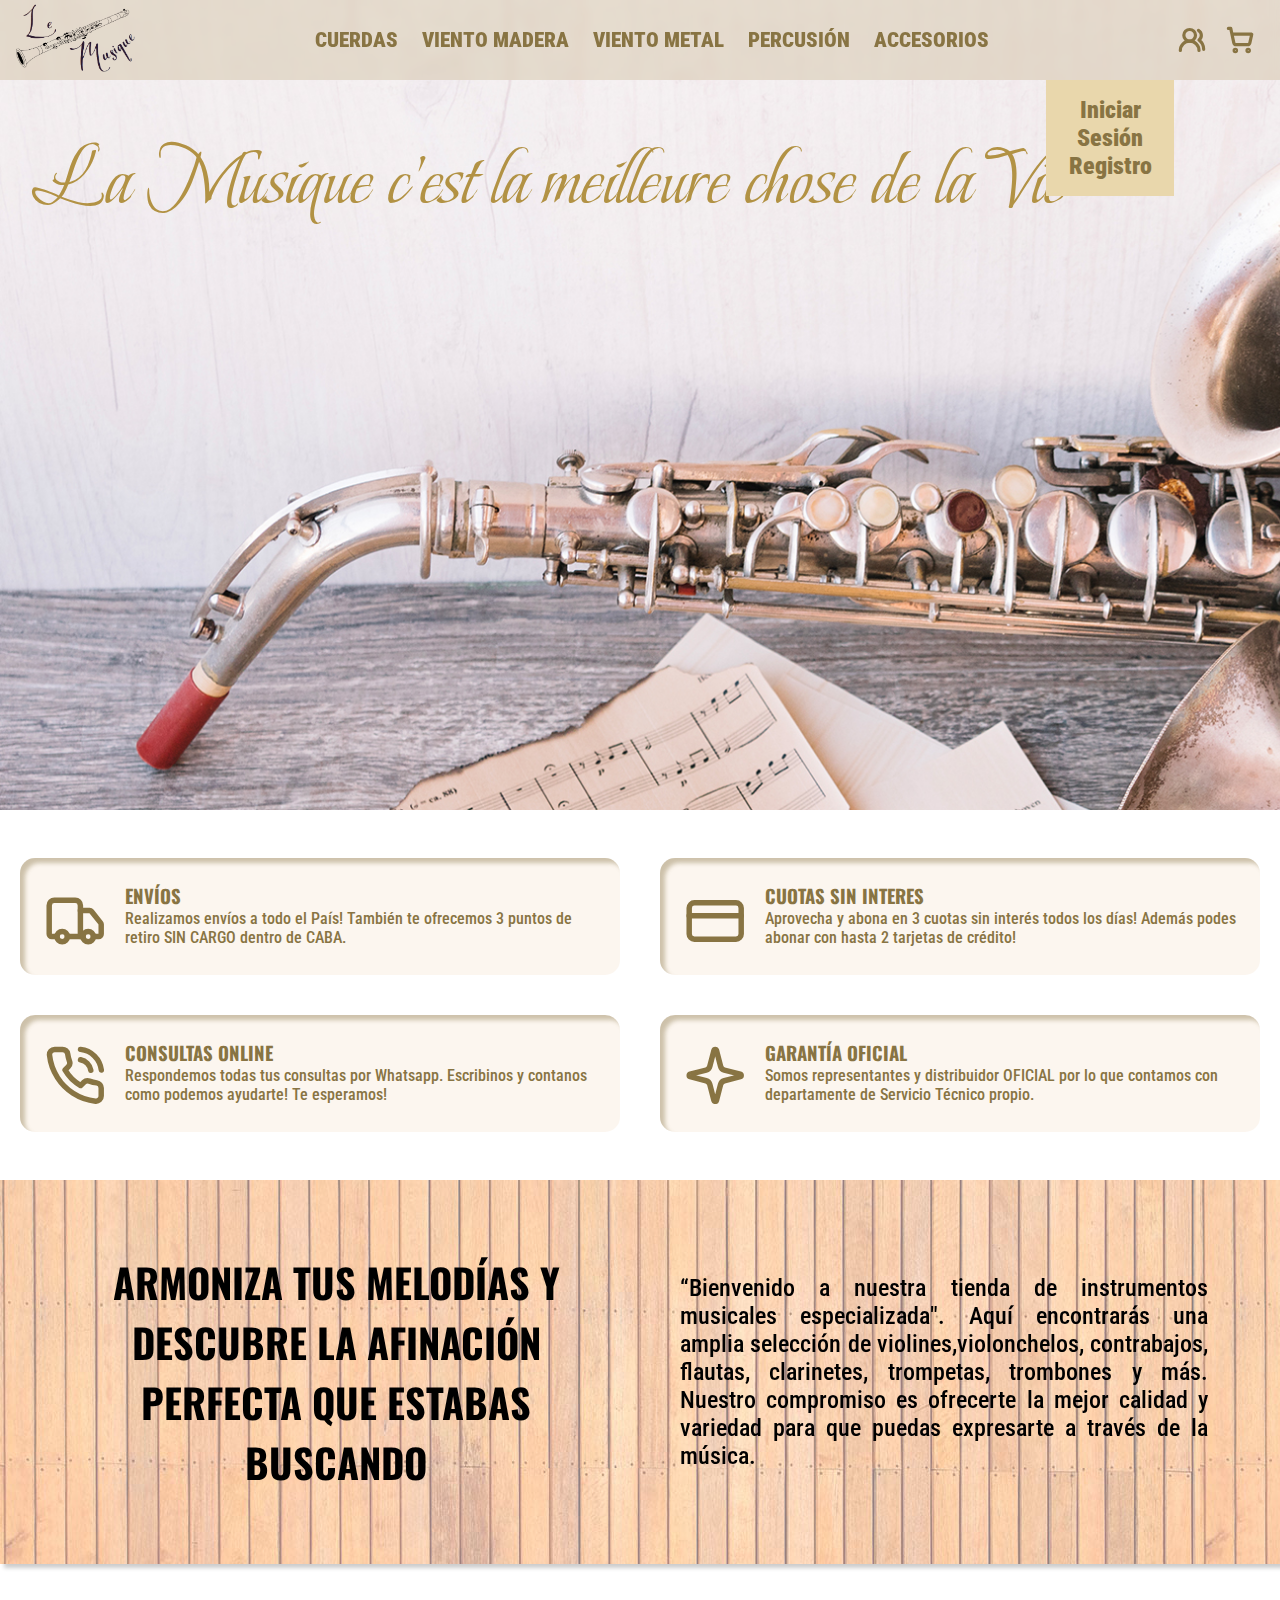
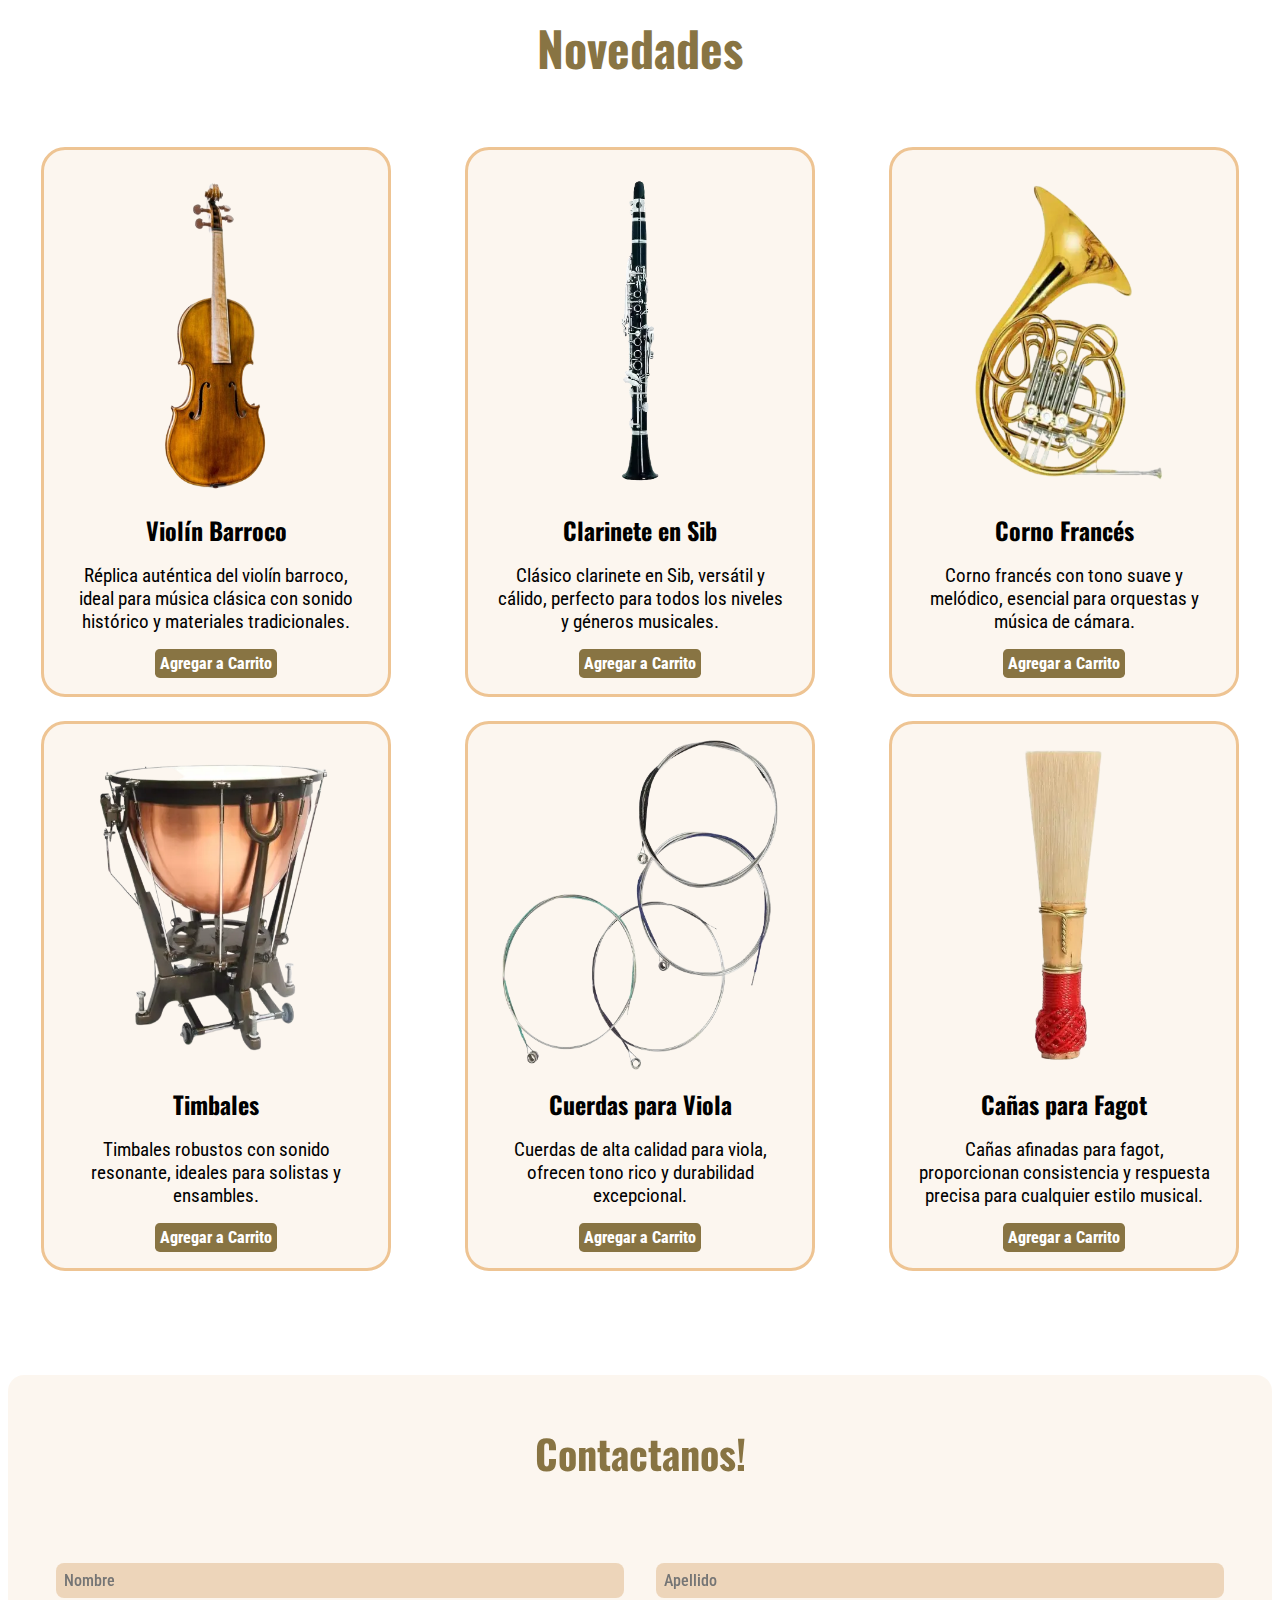
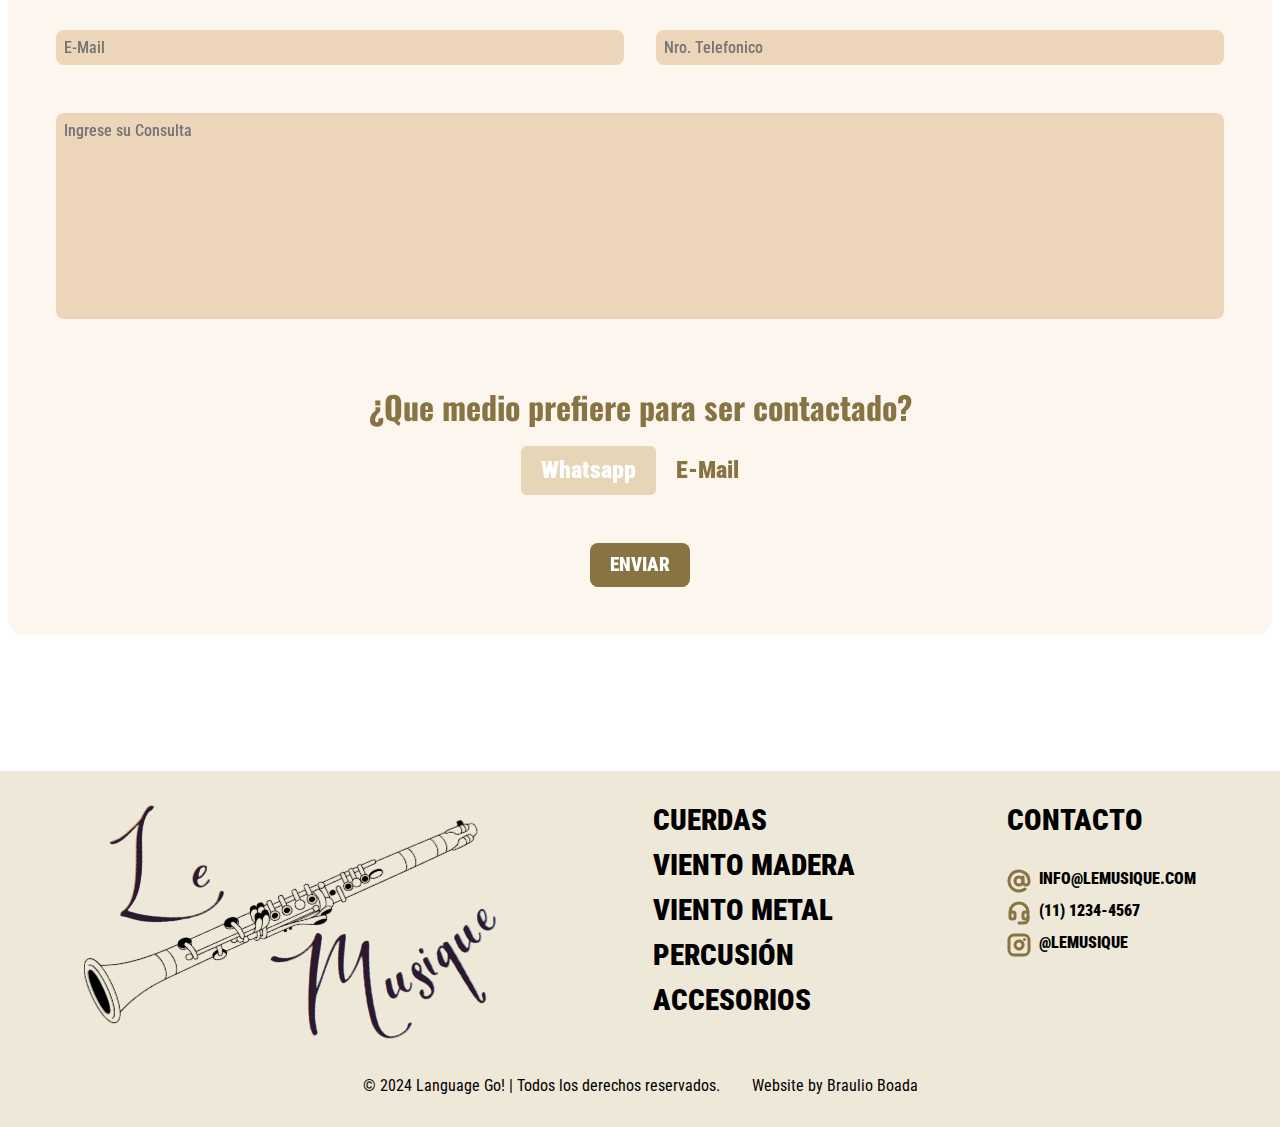
<file: index.html>
<!DOCTYPE html>
<html lang="es">

<head>
  <meta charset="UTF-8" />
  <meta name="viewport" content="width=device-width, initial-scale=1.0" />
  <title>Le Musique</title>
  <link rel="stylesheet" href="assets/css/main.css">
  <link rel="shortcut icon" href="assets/img/favicon.png" type="image/x-icon">
</head>

<body>
  <header id="nav">
    <picture>
      <a href="index.html">
        <img src="assets/img/Logo.png" alt="">
      </a>
    </picture>
    <nav id="nav_desktop">
      <a href="catalog.html">Cuerdas</a>
      <a href="catalog.html">Viento Madera</a>
      <a href="catalog.html">Viento Metal</a>
      <a href="catalog.html">Percusión</a>
      <a href="catalog.html">Accesorios</a>
    </nav>
    <div id="menus">
      <form id="user">
        <label for="btn_user">
          <svg xmlns="http://www.w3.org/2000/svg" width="28" height="28" viewBox="0 0 24 24" fill="none"
            stroke="#887443" stroke-width="2.75" stroke-linecap="round" stroke-linejoin="round"
            class="lucide lucide-users-round">
            <path d="M18 21a8 8 0 0 0-16 0" />
            <circle cx="10" cy="8" r="5" />
            <path d="M22 20c0-3.37-2-6.5-4-8a5 5 0 0 0-.45-8.3" />
          </svg>
        </label>
        <input type="checkbox" id="btn_user">
        <nav>
          <a href="login.html">Iniciar Sesión</a>
          <a href="register.html">Registro</a>
        </nav>
        <a id="carrito" href="cart.html">
          <svg xmlns="http://www.w3.org/2000/svg" width="28" height="28" viewBox="0 0 24 24" fill="none"
            stroke="#887443" stroke-width="2.75" stroke-linecap="round" stroke-linejoin="round"
            class="lucide lucide-shopping-cart">
            <circle cx="8" cy="21" r="1" />
            <circle cx="19" cy="21" r="1" />
            <path d="M2.05 2.05h2l2.66 12.42a2 2 0 0 0 2 1.58h9.78a2 2 0 0 0 1.95-1.57l1.65-7.43H5.12" />
          </svg>
        </a>
      </form>
      <form action="#" id="mobile_nav">
        <label for="menu">
          <svg xmlns="http://www.w3.org/2000/svg" width="36" height="36" viewBox="0 0 24 24" fill="none"
            stroke="#887443" stroke-width="3" stroke-linecap="round" stroke-linejoin="round" class="lucide lucide-menu">
            <line x1="4" x2="20" y1="12" y2="12" />
            <line x1="4" x2="20" y1="6" y2="6" />
            <line x1="4" x2="20" y1="18" y2="18" />
          </svg>
        </label>
        <input type="checkbox" id="menu">
        <nav>
          <a href="catalog.html">Cuerdas</a>
          <a href="catalog.html">Viento Madera</a>
          <a href="catalog.html">Viento Metal</a>
          <a href="catalog.html">Percusión</a>
          <a href="catalog.html">Accesorios</a>
        </nav>
      </form>
    </div>
  </header>
  <main id="hero">
    <h1>La Musique c'est la meilleure chose de la Vie</h1>
  </main>
  <section id="info">
    <ul>
      <li>
        <picture>
          <svg xmlns="http://www.w3.org/2000/svg" width="65" height="65" viewBox="0 -3 25 25" fill="none"
            stroke="#887443" stroke-width="2.1" stroke-linecap="round" stroke-linejoin="round"
            class="lucide lucide-truck">
            <path d="M14 18V6a2 2 0 0 0-2-2H4a2 2 0 0 0-2 2v11a1 1 0 0 0 1 1h2" />
            <path d="M15 18H9" />
            <path d="M19 18h2a1 1 0 0 0 1-1v-3.65a1 1 0 0 0-.22-.624l-3.48-4.35A1 1 0 0 0 17.52 8H14" />
            <circle cx="17" cy="18" r="2" />
            <circle cx="7" cy="18" r="2" />
          </svg>
        </picture>
        <article>
          <h3>ENVÍOS</h3>
          <p>Realizamos envíos a todo el País! También te ofrecemos 3 puntos de retiro SIN CARGO dentro de CABA.</p>
        </article>
      </li>
      <li>
        <picture>
          <svg xmlns="http://www.w3.org/2000/svg" width="65" height="65" viewBox="0 -3 25 25" fill="none"
            stroke="#887443" stroke-width="2.1" stroke-linecap="round" stroke-linejoin="round"
            class="lucide lucide-credit-card">
            <rect width="20" height="14" x="2" y="5" rx="2" />
            <line x1="2" x2="22" y1="10" y2="10" />
          </svg>
        </picture>
        <article>
          <h3>CUOTAS SIN INTERES</h3>
          <p>Aprovecha y abona en 3 cuotas sin interés todos los días! Además podes abonar con hasta 2 tarjetas de
            crédito!</p>
        </article>
      </li>
      <li>
        <picture>
          <svg xmlns="http://www.w3.org/2000/svg" width="65" height="65" viewBox="0 -2 25 25" fill="none"
            stroke="#887443" stroke-width="2.1" stroke-linecap="round" stroke-linejoin="round"
            class="lucide lucide-phone-call">
            <path
              d="M22 16.92v3a2 2 0 0 1-2.18 2 19.79 19.79 0 0 1-8.63-3.07 19.5 19.5 0 0 1-6-6 19.79 19.79 0 0 1-3.07-8.67A2 2 0 0 1 4.11 2h3a2 2 0 0 1 2 1.72 12.84 12.84 0 0 0 .7 2.81 2 2 0 0 1-.45 2.11L8.09 9.91a16 16 0 0 0 6 6l1.27-1.27a2 2 0 0 1 2.11-.45 12.84 12.84 0 0 0 2.81.7A2 2 0 0 1 22 16.92z" />
            <path d="M14.05 2a9 9 0 0 1 8 7.94" />
            <path d="M14.05 6A5 5 0 0 1 18 10" />
          </svg>
        </picture>
        <article>
          <h3>CONSULTAS ONLINE</h3>
          <p>Respondemos todas tus consultas por Whatsapp. Escribinos y contanos como podemos ayudarte! Te esperamos!
          </p>
        </article>
      </li>
      <li>
        <picture>
          <svg xmlns="http://www.w3.org/2000/svg" width="65" height="65" viewBox="0 -2 25 25" fill="none"
            stroke="#887443" stroke-width="2.1" stroke-linecap="round" stroke-linejoin="round"
            class="lucide lucide-sparkle">
            <path
              d="M9.937 15.5A2 2 0 0 0 8.5 14.063l-6.135-1.582a.5.5 0 0 1 0-.962L8.5 9.936A2 2 0 0 0 9.937 8.5l1.582-6.135a.5.5 0 0 1 .963 0L14.063 8.5A2 2 0 0 0 15.5 9.937l6.135 1.581a.5.5 0 0 1 0 .964L15.5 14.063a2 2 0 0 0-1.437 1.437l-1.582 6.135a.5.5 0 0 1-.963 0z" />
          </svg>
        </picture>
        <article>
          <h3>GARANTÍA OFICIAL</h3>
          <p>Somos representantes y distribuidor OFICIAL por lo que contamos con departamente de Servicio Técnico
            propio.</p>
        </article>
      </li>
    </ul>
  </section>
  <section id="about_us">
    <h2>ARMONIZA TUS MELODÍAS Y DESCUBRE LA AFINACIÓN PERFECTA QUE ESTABAS BUSCANDO</h2>
    <p>“Bienvenido a nuestra tienda de instrumentos musicales especializada". Aquí encontrarás una amplia selección de
      violines,violonchelos, contrabajos, flautas, clarinetes, trompetas, trombones y más. Nuestro compromiso es
      ofrecerte la mejor calidad y variedad para que puedas expresarte a través de la música.
    </p>
  </section>
  <section id="product">
    <h2>Novedades</h2>
    <ul>
      <li>
        <picture><img src="assets/img/product/cuerdas/Violin_barroco_1.png" alt=""></picture>
        <article>
          <h3>Violín Barroco</h3>
          <p>Réplica auténtica del violín barroco, ideal para música clásica con sonido histórico y materiales
            tradicionales.</p>
        </article>
        <button type="button">Agregar a Carrito</button>
      </li>
      <li>
        <picture><img src="assets/img/product/Viento_Madera/Clarinete_Sib.webp" alt=""></picture>
        <article>
          <h3>Clarinete en Sib</h3>
          <p>Clásico clarinete en Sib, versátil y cálido, perfecto para todos los niveles y géneros musicales.</p>
        </article>
        <button type="button">Agregar a Carrito</button>
      </li>
      <li>
        <picture><img src="assets/img/product/Viento_Metal/corno_frances.webp" alt=""></picture>
        <article>
          <h3>Corno Francés</h3>
          <p>Corno francés con tono suave y melódico, esencial para orquestas y música de cámara.</p>
        </article>
        <button type="button">Agregar a Carrito</button>
      </li>
      <li>
        <picture><img src="assets/img/product/Percucion/timbales.webp" alt=""></picture>
        <article>
          <h3>Timbales</h3>
          <p>Timbales robustos con sonido resonante, ideales para solistas y ensambles.</p>
        </article>
        <button type="button">Agregar a Carrito</button>
      </li>
      <li>
        <picture><img src="assets/img/product/Accesorios/Cuerdas_viola.webp" alt=""></picture>
        <article>
          <h3>Cuerdas para Viola</h3>
          <p>Cuerdas de alta calidad para viola, ofrecen tono rico y durabilidad excepcional.</p>
        </article>
        <button type="button">Agregar a Carrito</button>
      </li>
      <li>
        <picture><img src="assets/img/product/Accesorios/cañas_fagote.webp" alt=""></picture>
        <article>
          <h3>Cañas para Fagot</h3>
          <p>Cañas afinadas para fagot, proporcionan consistencia y respuesta precisa para cualquier estilo musical.</p>
        </article>
        <button type="button">Agregar a Carrito</button>
      </li>
    </ul>
  </section>
  <section id="contact">
    <article>
      <h2>Contactanos!</h2>
      <form>
        <input type="text" name="nombre" id="nombre" placeholder="Nombre" class="formulario" />
        <input type="text" name="apellido" id="apellido" placeholder="Apellido" class="formulario" />
        <input type="email" name="mail" id="mail" placeholder="E-Mail" class="formulario" />
        <input type="text" name="telefono" id="telefono" placeholder="Nro. Telefonico" class="formulario" />
        <textarea name="mensaje" id="mensaje" cols="30" rows="10" placeholder="Ingrese su Consulta"></textarea>
        <fieldset>
          <legend>¿Que medio prefiere para ser contactado?</legend>
          <input type="radio" name="contact" value="whatsapp" id="whatsapp" checked />
          <label for="whatsapp">Whatsapp</label>
          <input type="radio" name="contact" value="email" id="correo" />
          <label for="correo">E-Mail</label>
        </fieldset>
        <button type="button">Enviar</button>
      </form>
    </article>
    <picture>
      <IMG src="assets/img/contrabajos.jpg" alt="" />
    </picture>
  </section>
  <footer>
    <section>
      <picture>
        <img src="assets/img/Logo.png" alt="">
      </picture>
      <nav>
        <a href="catalog.html">Cuerdas</a>
        <a href="catalog.html">Viento Madera</a>
        <a href="catalog.html">Viento Metal</a>
        <a href="catalog.html">Percusión</a>
        <a href="catalog.html">Accesorios</a>
      </nav>
      <article>
        <h2>CONTACTO</h2>
        <ul>
          <li>
            <svg xmlns="http://www.w3.org/2000/svg" width="24" height="24" viewBox="0 0 24 24" fill="none"
              stroke="#887443" stroke-width="3" stroke-linecap="round" stroke-linejoin="round"
              class="lucide lucide-at-sign">
              <circle cx="12" cy="12" r="4" />
              <path d="M16 8v5a3 3 0 0 0 6 0v-1a10 10 0 1 0-4 8" />
            </svg>
            <span>INFO@LEMUSIQUE.COM</span>
          </li>
          <li>
            <svg xmlns="http://www.w3.org/2000/svg" width="24" height="24" viewBox="0 0 24 24" fill="none"
              stroke="#887443" stroke-width="3" stroke-linecap="round" stroke-linejoin="round"
              class="lucide lucide-headset">
              <path
                d="M3 11h3a2 2 0 0 1 2 2v3a2 2 0 0 1-2 2H5a2 2 0 0 1-2-2v-5Zm0 0a9 9 0 1 1 18 0m0 0v5a2 2 0 0 1-2 2h-1a2 2 0 0 1-2-2v-3a2 2 0 0 1 2-2h3Z" />
              <path d="M21 16v2a4 4 0 0 1-4 4h-5" />
            </svg>
            <span>(11) 1234-4567</span>
          </li>
          <li>
            <svg xmlns="http://www.w3.org/2000/svg" width="24" height="24" viewBox="0 0 24 24" fill="none"
              stroke="#887443" stroke-width="3" stroke-linecap="round" stroke-linejoin="round"
              class="lucide lucide-instagram">
              <rect width="20" height="20" x="2" y="2" rx="5" ry="5" />
              <path d="M16 11.37A4 4 0 1 1 12.63 8 4 4 0 0 1 16 11.37z" />
              <line x1="17.5" x2="17.51" y1="6.5" y2="6.5" />
            </svg>
            <span>@LEMUSIQUE</span>
          </li>
        </ul>
      </article>
    </section>
    <article>
      <p>© 2024 Language Go! | Todos los derechos reservados.</p>
      <a href="www.linkedin.com/in/braulio-boada">Website by Braulio Boada</a>
    </article>
  </footer>
</body>

</html>
</file>
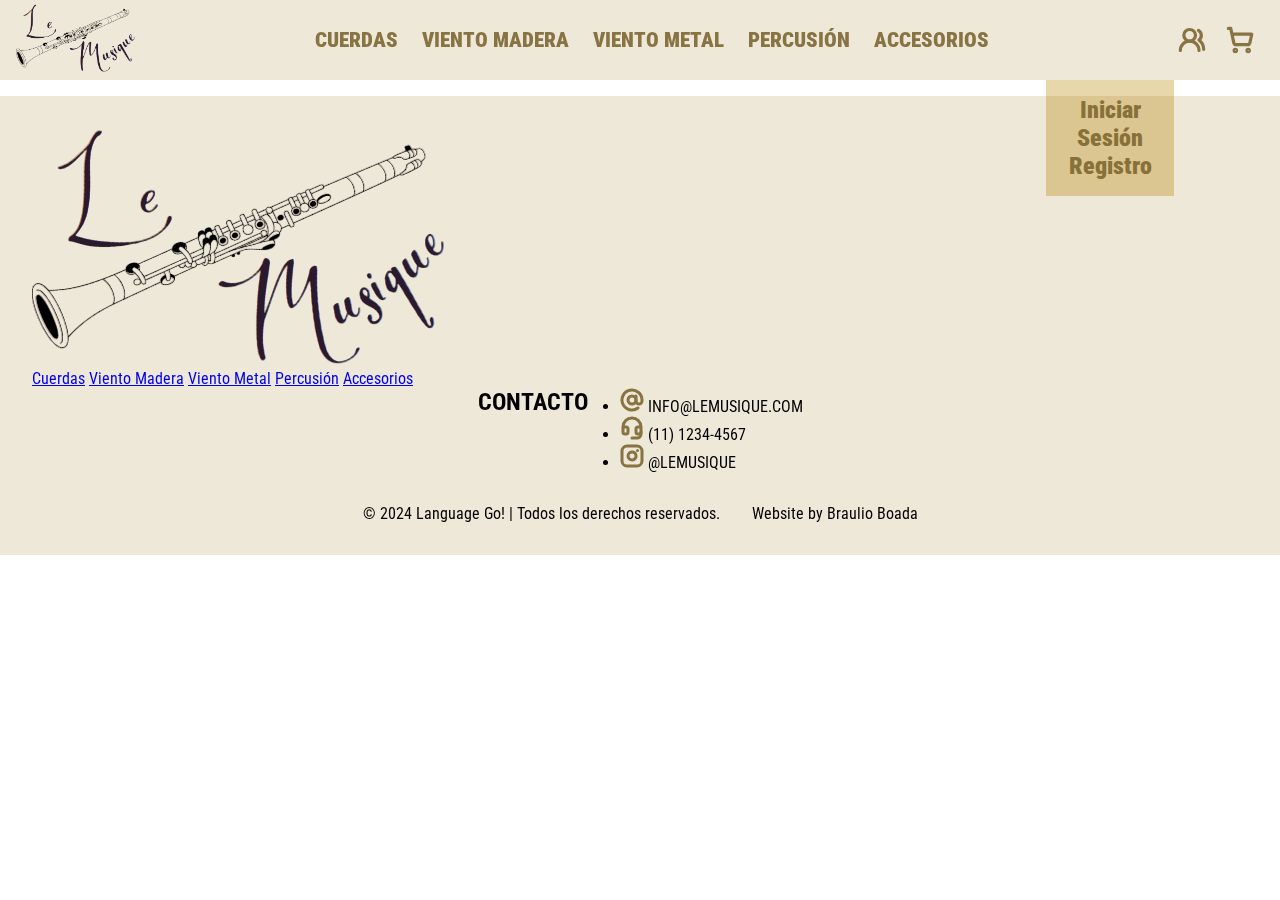
<file: cart.html>
<!DOCTYPE html>
<html lang="en">

<head>
    <meta charset="UTF-8">
    <meta name="viewport" content="width=device-width, initial-scale=1.0">
    <title>Carrito</title>
    <link rel="stylesheet" href="assets/css/cart.css">
    <link rel="shortcut icon" href="assets/img/favicon.png" type="image/x-icon">
</head>

<body>
    <header id="nav">
        <picture>
            <a href="index.html">
                <img src="assets/img/Logo.png" alt="">
            </a>
        </picture>
        <nav id="nav_desktop">
            <a href="catalog.html">Cuerdas</a>
            <a href="catalog.html">Viento Madera</a>
            <a href="catalog.html">Viento Metal</a>
            <a href="catalog.html">Percusión</a>
            <a href="catalog.html">Accesorios</a>
        </nav>
        <div id="menus">
            <form id="user">
                <label for="btn_user">
                    <svg xmlns="http://www.w3.org/2000/svg" width="28" height="28" viewBox="0 0 24 24" fill="none"
                        stroke="#887443" stroke-width="2.75" stroke-linecap="round" stroke-linejoin="round"
                        class="lucide lucide-users-round">
                        <path d="M18 21a8 8 0 0 0-16 0" />
                        <circle cx="10" cy="8" r="5" />
                        <path d="M22 20c0-3.37-2-6.5-4-8a5 5 0 0 0-.45-8.3" />
                    </svg>
                </label>
                <input type="checkbox" id="btn_user">
                <nav>
                    <a href="login.html">Iniciar Sesión</a>
                    <a href="register.html">Registro</a>
                </nav>
                <a id="carrito" href="cart.html">
                    <svg xmlns="http://www.w3.org/2000/svg" width="28" height="28" viewBox="0 0 24 24" fill="none"
                        stroke="#887443" stroke-width="2.75" stroke-linecap="round" stroke-linejoin="round"
                        class="lucide lucide-shopping-cart">
                        <circle cx="8" cy="21" r="1" />
                        <circle cx="19" cy="21" r="1" />
                        <path d="M2.05 2.05h2l2.66 12.42a2 2 0 0 0 2 1.58h9.78a2 2 0 0 0 1.95-1.57l1.65-7.43H5.12" />
                    </svg>
                </a>
            </form>
            <form action="#" id="mobile_nav">
                <label for="menu">
                    <svg xmlns="http://www.w3.org/2000/svg" width="36" height="36" viewBox="0 0 24 24" fill="none"
                        stroke="#887443" stroke-width="3" stroke-linecap="round" stroke-linejoin="round"
                        class="lucide lucide-menu">
                        <line x1="4" x2="20" y1="12" y2="12" />
                        <line x1="4" x2="20" y1="6" y2="6" />
                        <line x1="4" x2="20" y1="18" y2="18" />
                    </svg>
                </label>
                <input type="checkbox" id="menu">
                <nav>
                    <a href="catalog.html">Cuerdas</a>
                    <a href="catalog.html">Viento Madera</a>
                    <a href="catalog.html">Viento Metal</a>
                    <a href="catalog.html">Percusión</a>
                    <a href="catalog.html">Accesorios</a>
                </nav>
            </form>
        </div>
    </header>
    <section></section>
    <footer>
        <div>
            <picture>
                <img src="assets/img/Logo.png" alt="">
            </picture>
            <nav>
                <a href="catalog.html">Cuerdas</a>
                <a href="catalog.html">Viento Madera</a>
                <a href="catalog.html">Viento Metal</a>
                <a href="catalog.html">Percusión</a>
                <a href="catalog.html">Accesorios</a>
            </nav>
            <article>
                <h2>CONTACTO</h2>
                <ul>
                    <li>
                        <svg xmlns="http://www.w3.org/2000/svg" width="24" height="24" viewBox="0 0 24 24" fill="none"
                            stroke="#887443" stroke-width="3" stroke-linecap="round" stroke-linejoin="round"
                            class="lucide lucide-at-sign">
                            <circle cx="12" cy="12" r="4" />
                            <path d="M16 8v5a3 3 0 0 0 6 0v-1a10 10 0 1 0-4 8" />
                        </svg>
                        <span>INFO@LEMUSIQUE.COM</span>
                    </li>
                    <li>
                        <svg xmlns="http://www.w3.org/2000/svg" width="24" height="24" viewBox="0 0 24 24" fill="none"
                            stroke="#887443" stroke-width="3" stroke-linecap="round" stroke-linejoin="round"
                            class="lucide lucide-headset">
                            <path
                                d="M3 11h3a2 2 0 0 1 2 2v3a2 2 0 0 1-2 2H5a2 2 0 0 1-2-2v-5Zm0 0a9 9 0 1 1 18 0m0 0v5a2 2 0 0 1-2 2h-1a2 2 0 0 1-2-2v-3a2 2 0 0 1 2-2h3Z" />
                            <path d="M21 16v2a4 4 0 0 1-4 4h-5" />
                        </svg>
                        <span>(11) 1234-4567</span>
                    </li>
                    <li>
                        <svg xmlns="http://www.w3.org/2000/svg" width="24" height="24" viewBox="0 0 24 24" fill="none"
                            stroke="#887443" stroke-width="3" stroke-linecap="round" stroke-linejoin="round"
                            class="lucide lucide-instagram">
                            <rect width="20" height="20" x="2" y="2" rx="5" ry="5" />
                            <path d="M16 11.37A4 4 0 1 1 12.63 8 4 4 0 0 1 16 11.37z" />
                            <line x1="17.5" x2="17.51" y1="6.5" y2="6.5" />
                        </svg>
                        <span>@LEMUSIQUE</span>
                    </li>
                </ul>
            </article>
        </div>
        <article>
            <p>© 2024 Language Go! | Todos los derechos reservados.</p>
            <a href="www.linkedin.com/in/braulio-boada">Website by Braulio Boada</a>
        </article>
    </footer>
</body>

</html>
</file>
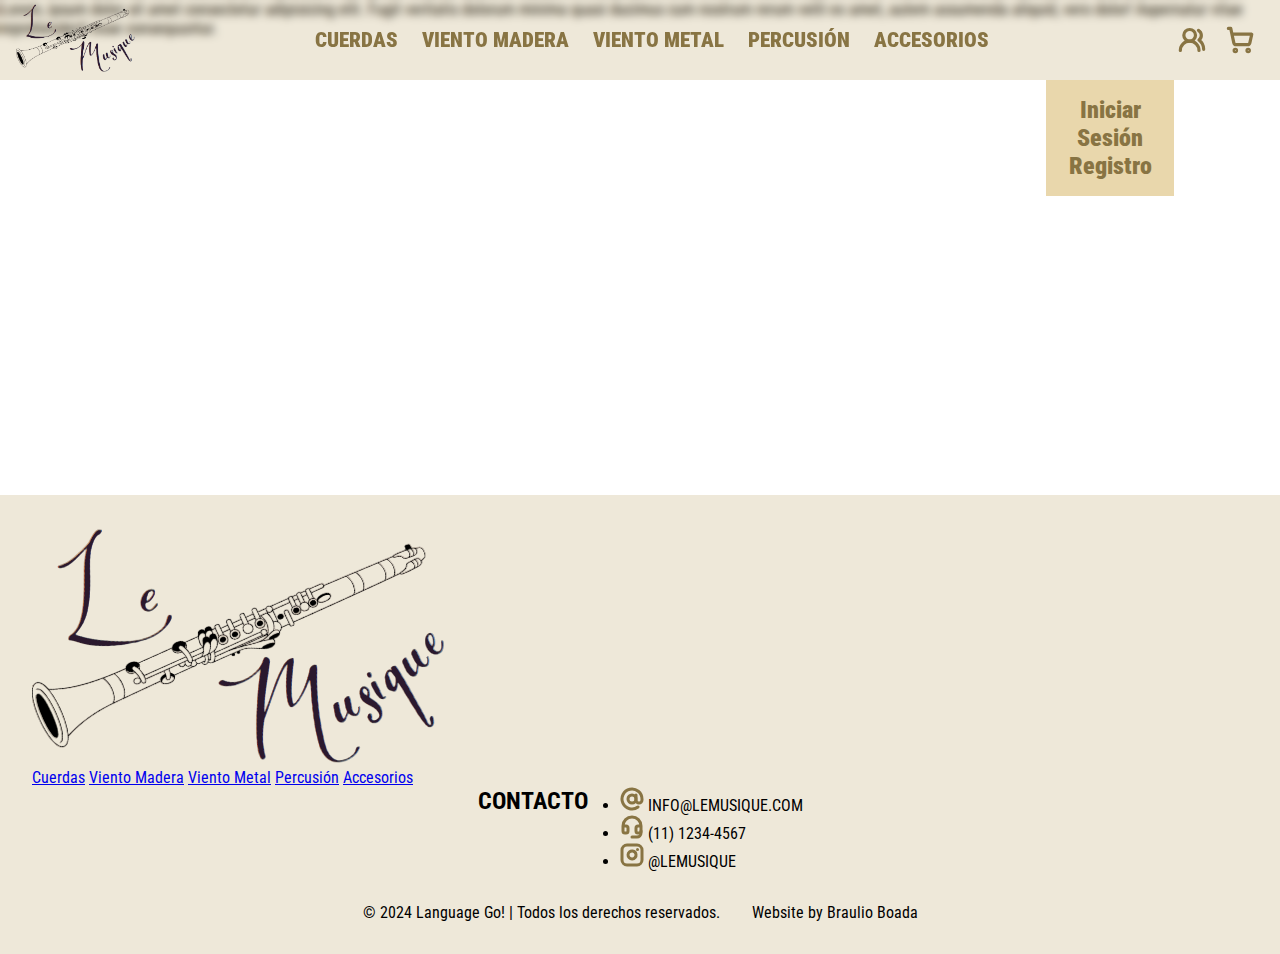
<file: catalog.html>
<!DOCTYPE html>
<html lang="en">

<head>
  <meta charset="UTF-8">
  <meta name="viewport" content="width=device-width, initial-scale=1.0">
  <title>Producto</title>
  <link rel="stylesheet" href="assets/css/product.css">
  <link rel="shortcut icon" href="assets/img/favicon.png" type="image/x-icon">
</head>

<body>
  <header id="nav">
    <picture>
      <a href="index.html">
        <img src="assets/img/Logo.png" alt="">
      </a>
    </picture>
    <nav id="nav_desktop">
      <a href="catalog.html">Cuerdas</a>
      <a href="catalog.html">Viento Madera</a>
      <a href="catalog.html">Viento Metal</a>
      <a href="catalog.html">Percusión</a>
      <a href="catalog.html">Accesorios</a>
    </nav>
    <div id="menus">
      <form id="user">
        <label for="btn_user">
          <svg xmlns="http://www.w3.org/2000/svg" width="28" height="28" viewBox="0 0 24 24" fill="none"
            stroke="#887443" stroke-width="2.75" stroke-linecap="round" stroke-linejoin="round"
            class="lucide lucide-users-round">
            <path d="M18 21a8 8 0 0 0-16 0" />
            <circle cx="10" cy="8" r="5" />
            <path d="M22 20c0-3.37-2-6.5-4-8a5 5 0 0 0-.45-8.3" />
          </svg>
        </label>
        <input type="checkbox" id="btn_user">
        <nav>
          <a href="login.html">Iniciar Sesión</a>
          <a href="register.html">Registro</a>
        </nav>
        <a id="carrito" href="cart.html">
          <svg xmlns="http://www.w3.org/2000/svg" width="28" height="28" viewBox="0 0 24 24" fill="none"
            stroke="#887443" stroke-width="2.75" stroke-linecap="round" stroke-linejoin="round"
            class="lucide lucide-shopping-cart">
            <circle cx="8" cy="21" r="1" />
            <circle cx="19" cy="21" r="1" />
            <path d="M2.05 2.05h2l2.66 12.42a2 2 0 0 0 2 1.58h9.78a2 2 0 0 0 1.95-1.57l1.65-7.43H5.12" />
          </svg>
        </a>
      </form>
      <form action="#" id="mobile_nav">
        <label for="menu">
          <svg xmlns="http://www.w3.org/2000/svg" width="36" height="36" viewBox="0 0 24 24" fill="none"
            stroke="#887443" stroke-width="3" stroke-linecap="round" stroke-linejoin="round" class="lucide lucide-menu">
            <line x1="4" x2="20" y1="12" y2="12" />
            <line x1="4" x2="20" y1="6" y2="6" />
            <line x1="4" x2="20" y1="18" y2="18" />
          </svg>
        </label>
        <input type="checkbox" id="menu">
        <nav>
          <a href="catalog.html">Cuerdas</a>
          <a href="catalog.html">Viento Madera</a>
          <a href="catalog.html">Viento Metal</a>
          <a href="catalog.html">Percusión</a>
          <a href="catalog.html">Accesorios</a>
        </nav>
      </form>
    </div>
  </header>
  <section>
    <ul>
      <li>Lorem, ipsum dolor sit amet consectetur adipisicing elit. Fugit veritatis dolorum minima quasi ducimus cum
        nostrum rerum velit ex amet, autem assumenda aliquid, vero dolor! Aspernatur vitae reprehenderit esse
        consequuntur.</li>
      <li></li>
      <li></li>
      <li></li>
      <li></li>
      <li></li>
      <li></li>
      <li></li>
      <li></li>
      <li></li>
      <li></li>
      <li></li>
      <li></li>
      <li></li>
      <li></li>
      <li></li>
      <li></li>
      <li></li>
      <li></li>
      <li></li>
    </ul>
  </section>
  <footer>
    <div>
      <picture>
        <img src="assets/img/Logo.png" alt="">
      </picture>
      <nav>
        <a href="catalog.html">Cuerdas</a>
        <a href="catalog.html">Viento Madera</a>
        <a href="catalog.html">Viento Metal</a>
        <a href="catalog.html">Percusión</a>
        <a href="catalog.html">Accesorios</a>
      </nav>
      <article>
        <h2>CONTACTO</h2>
        <ul>
          <li>
            <svg xmlns="http://www.w3.org/2000/svg" width="24" height="24" viewBox="0 0 24 24" fill="none"
              stroke="#887443" stroke-width="3" stroke-linecap="round" stroke-linejoin="round"
              class="lucide lucide-at-sign">
              <circle cx="12" cy="12" r="4" />
              <path d="M16 8v5a3 3 0 0 0 6 0v-1a10 10 0 1 0-4 8" />
            </svg>
            <span>INFO@LEMUSIQUE.COM</span>
          </li>
          <li>
            <svg xmlns="http://www.w3.org/2000/svg" width="24" height="24" viewBox="0 0 24 24" fill="none"
              stroke="#887443" stroke-width="3" stroke-linecap="round" stroke-linejoin="round"
              class="lucide lucide-headset">
              <path
                d="M3 11h3a2 2 0 0 1 2 2v3a2 2 0 0 1-2 2H5a2 2 0 0 1-2-2v-5Zm0 0a9 9 0 1 1 18 0m0 0v5a2 2 0 0 1-2 2h-1a2 2 0 0 1-2-2v-3a2 2 0 0 1 2-2h3Z" />
              <path d="M21 16v2a4 4 0 0 1-4 4h-5" />
            </svg>
            <span>(11) 1234-4567</span>
          </li>
          <li>
            <svg xmlns="http://www.w3.org/2000/svg" width="24" height="24" viewBox="0 0 24 24" fill="none"
              stroke="#887443" stroke-width="3" stroke-linecap="round" stroke-linejoin="round"
              class="lucide lucide-instagram">
              <rect width="20" height="20" x="2" y="2" rx="5" ry="5" />
              <path d="M16 11.37A4 4 0 1 1 12.63 8 4 4 0 0 1 16 11.37z" />
              <line x1="17.5" x2="17.51" y1="6.5" y2="6.5" />
            </svg>
            <span>@LEMUSIQUE</span>
          </li>
        </ul>
      </article>
    </div>
    <article>
      <p>© 2024 Language Go! | Todos los derechos reservados.</p>
      <a href="www.linkedin.com/in/braulio-boada">Website by Braulio Boada</a>
    </article>
  </footer>
</body>

</html>
</file>
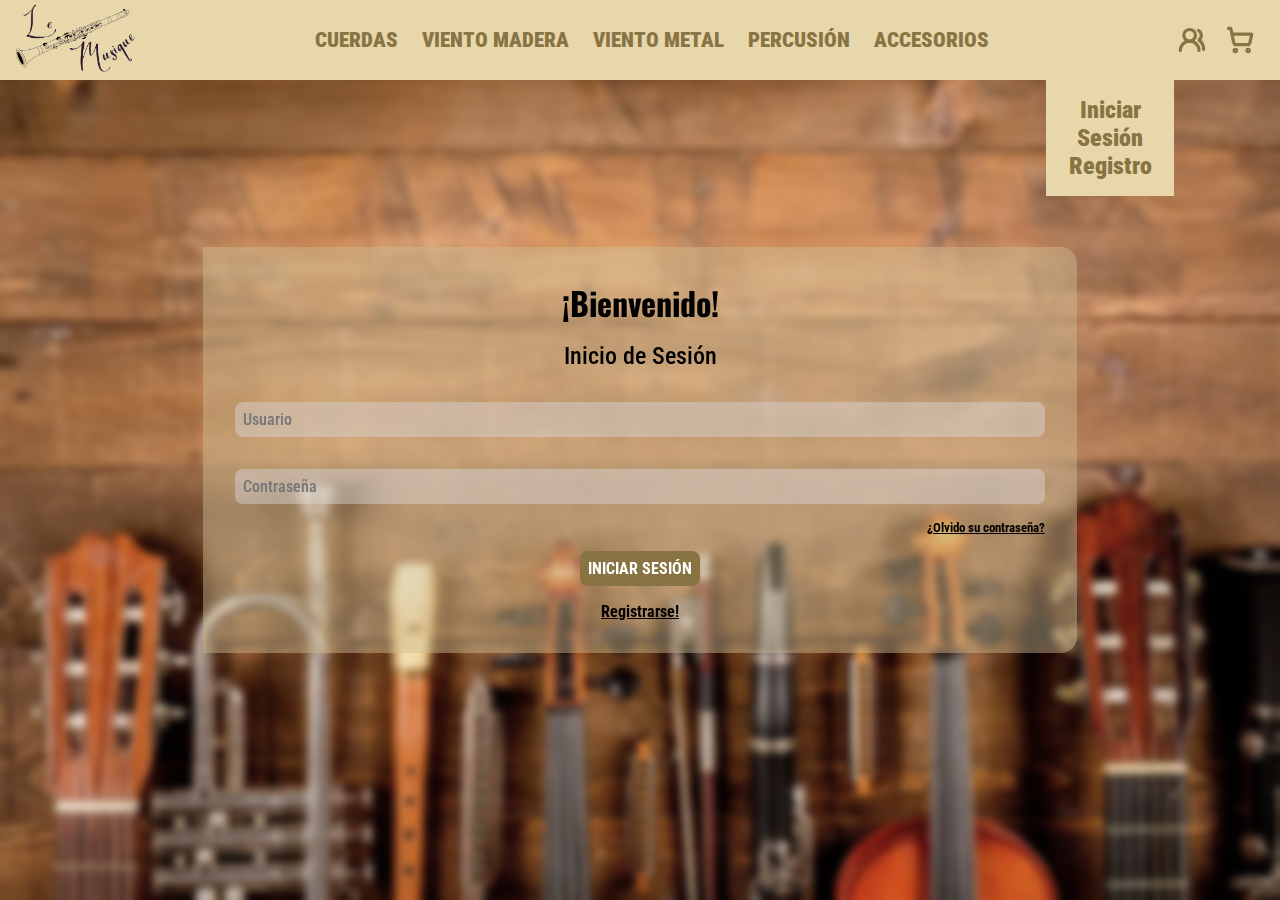
<file: login.html>
<!DOCTYPE html>
<html lang="en">

<head>
    <meta charset="UTF-8">
    <meta name="viewport" content="width=device-width, initial-scale=1.0">
    <title>Login</title>
    <link rel="stylesheet" href="assets/css/login.css">
    <link rel="shortcut icon" href="assets/img/favicon.png" type="image/x-icon">
</head>

<body>
    <header id="nav">
        <picture>
            <a href="index.html">
                <img src="assets/img/Logo.png" alt="">
            </a>
        </picture>
        <nav id="nav_desktop">
            <a href="catalog.html">Cuerdas</a>
            <a href="catalog.html">Viento Madera</a>
            <a href="catalog.html">Viento Metal</a>
            <a href="catalog.html">Percusión</a>
            <a href="catalog.html">Accesorios</a>
        </nav>
        <div id="menus">
            <form id="user">
                <label for="btn_user">
                    <svg xmlns="http://www.w3.org/2000/svg" width="28" height="28" viewBox="0 0 24 24" fill="none"
                        stroke="#887443" stroke-width="2.75" stroke-linecap="round" stroke-linejoin="round"
                        class="lucide lucide-users-round">
                        <path d="M18 21a8 8 0 0 0-16 0" />
                        <circle cx="10" cy="8" r="5" />
                        <path d="M22 20c0-3.37-2-6.5-4-8a5 5 0 0 0-.45-8.3" />
                    </svg>
                </label>
                <input type="checkbox" id="btn_user">
                <nav>
                    <a href="login.html">Iniciar Sesión</a>
                    <a href="register.html">Registro</a>
                </nav>
                <a id="carrito" href="cart.html">
                    <svg xmlns="http://www.w3.org/2000/svg" width="28" height="28" viewBox="0 0 24 24" fill="none"
                        stroke="#887443" stroke-width="2.75" stroke-linecap="round" stroke-linejoin="round"
                        class="lucide lucide-shopping-cart">
                        <circle cx="8" cy="21" r="1" />
                        <circle cx="19" cy="21" r="1" />
                        <path d="M2.05 2.05h2l2.66 12.42a2 2 0 0 0 2 1.58h9.78a2 2 0 0 0 1.95-1.57l1.65-7.43H5.12" />
                    </svg>
                </a>
            </form>
            <form action="#" id="mobile_nav">
                <label for="menu">
                    <svg xmlns="http://www.w3.org/2000/svg" width="36" height="36" viewBox="0 0 24 24" fill="none"
                        stroke="#887443" stroke-width="3" stroke-linecap="round" stroke-linejoin="round"
                        class="lucide lucide-menu">
                        <line x1="4" x2="20" y1="12" y2="12" />
                        <line x1="4" x2="20" y1="6" y2="6" />
                        <line x1="4" x2="20" y1="18" y2="18" />
                    </svg>
                </label>
                <input type="checkbox" id="menu">
                <nav>
                    <a href="catalog.html">Cuerdas</a>
                    <a href="catalog.html">Viento Madera</a>
                    <a href="catalog.html">Viento Metal</a>
                    <a href="catalog.html">Percusión</a>
                    <a href="catalog.html">Accesorios</a>
                </nav>
            </form>
        </div>
    </header>
    <section>
        <article>
            <picture>
                <img src="assets/img/bg.webp" alt="">
            </picture>
            <form action="">
                <h1>¡Bienvenido!</h1>
                <p>Inicio de Sesión</p>
                <label for="usuario"></label>
                <input type="text" name="usuario" id="usuario" placeholder="Usuario" class="login" />
                <label for="password"></label>
                <input type="password" name="password" id="password" placeholder="Contraseña" class="login" />
                <a href="#" id="olvidar">¿Olvido su contraseña?</a>
                <button type="button">Iniciar Sesión</button>
                <a href="register.html" id="registro">Registrarse!</a>
            </form>
        </article>
    </section>
</body>

</html>
</file>
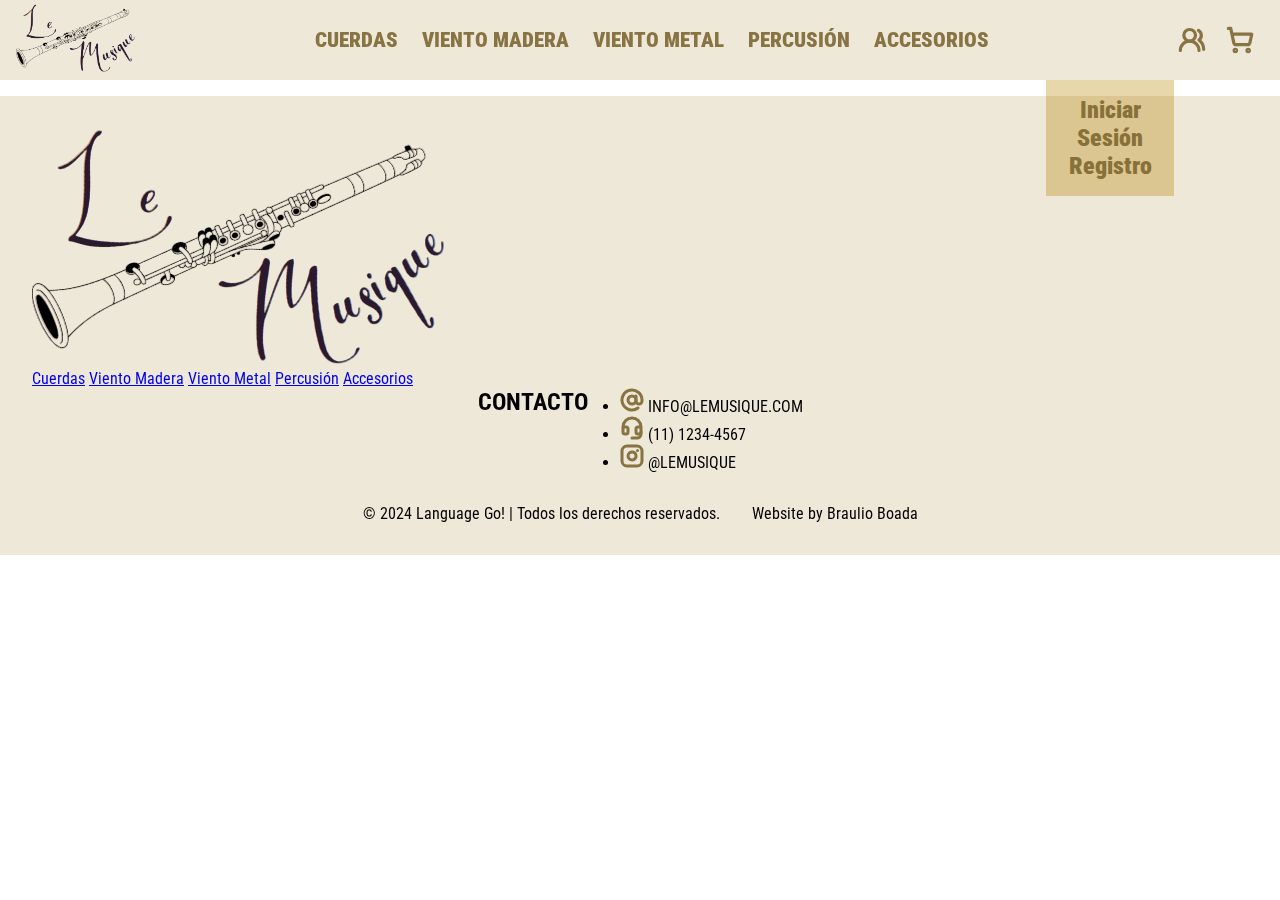
<file: product.html>
<!DOCTYPE html>
<html lang="en">

<head>
    <meta charset="UTF-8">
    <meta name="viewport" content="width=device-width, initial-scale=1.0">
    <title>Producto</title>
    <link rel="stylesheet" href="assets/css/product.css">
    <link rel="shortcut icon" href="assets/img/favicon.png" type="image/x-icon">
</head>

<body>
    <header id="nav">
        <picture>
            <a href="index.html">
                <img src="assets/img/Logo.png" alt="">
            </a>
        </picture>
        <nav id="nav_desktop">
            <a href="catalog.html">Cuerdas</a>
            <a href="catalog.html">Viento Madera</a>
            <a href="catalog.html">Viento Metal</a>
            <a href="catalog.html">Percusión</a>
            <a href="catalog.html">Accesorios</a>
        </nav>
        <div id="menus">
            <form id="user">
                <label for="btn_user">
                    <svg xmlns="http://www.w3.org/2000/svg" width="28" height="28" viewBox="0 0 24 24" fill="none"
                        stroke="#887443" stroke-width="2.75" stroke-linecap="round" stroke-linejoin="round"
                        class="lucide lucide-users-round">
                        <path d="M18 21a8 8 0 0 0-16 0" />
                        <circle cx="10" cy="8" r="5" />
                        <path d="M22 20c0-3.37-2-6.5-4-8a5 5 0 0 0-.45-8.3" />
                    </svg>
                </label>
                <input type="checkbox" id="btn_user">
                <nav>
                    <a href="login.html">Iniciar Sesión</a>
                    <a href="register.html">Registro</a>
                </nav>
                <a id="carrito" href="cart.html">
                    <svg xmlns="http://www.w3.org/2000/svg" width="28" height="28" viewBox="0 0 24 24" fill="none"
                        stroke="#887443" stroke-width="2.75" stroke-linecap="round" stroke-linejoin="round"
                        class="lucide lucide-shopping-cart">
                        <circle cx="8" cy="21" r="1" />
                        <circle cx="19" cy="21" r="1" />
                        <path d="M2.05 2.05h2l2.66 12.42a2 2 0 0 0 2 1.58h9.78a2 2 0 0 0 1.95-1.57l1.65-7.43H5.12" />
                    </svg>
                </a>
            </form>
            <form action="#" id="mobile_nav">
                <label for="menu">
                    <svg xmlns="http://www.w3.org/2000/svg" width="36" height="36" viewBox="0 0 24 24" fill="none"
                        stroke="#887443" stroke-width="3" stroke-linecap="round" stroke-linejoin="round"
                        class="lucide lucide-menu">
                        <line x1="4" x2="20" y1="12" y2="12" />
                        <line x1="4" x2="20" y1="6" y2="6" />
                        <line x1="4" x2="20" y1="18" y2="18" />
                    </svg>
                </label>
                <input type="checkbox" id="menu">
                <nav>
                    <a href="catalog.html">Cuerdas</a>
                    <a href="catalog.html">Viento Madera</a>
                    <a href="catalog.html">Viento Metal</a>
                    <a href="catalog.html">Percusión</a>
                    <a href="catalog.html">Accesorios</a>
                </nav>
            </form>
        </div>
    </header>
    <section></section>
    <footer>
        <div>
            <picture>
                <img src="assets/img/Logo.png" alt="">
            </picture>
            <nav>
                <a href="catalog.html">Cuerdas</a>
                <a href="catalog.html">Viento Madera</a>
                <a href="catalog.html">Viento Metal</a>
                <a href="catalog.html">Percusión</a>
                <a href="catalog.html">Accesorios</a>
            </nav>
            <article>
                <h2>CONTACTO</h2>
                <ul>
                    <li>
                        <svg xmlns="http://www.w3.org/2000/svg" width="24" height="24" viewBox="0 0 24 24" fill="none"
                            stroke="#887443" stroke-width="3" stroke-linecap="round" stroke-linejoin="round"
                            class="lucide lucide-at-sign">
                            <circle cx="12" cy="12" r="4" />
                            <path d="M16 8v5a3 3 0 0 0 6 0v-1a10 10 0 1 0-4 8" />
                        </svg>
                        <span>INFO@LEMUSIQUE.COM</span>
                    </li>
                    <li>
                        <svg xmlns="http://www.w3.org/2000/svg" width="24" height="24" viewBox="0 0 24 24" fill="none"
                            stroke="#887443" stroke-width="3" stroke-linecap="round" stroke-linejoin="round"
                            class="lucide lucide-headset">
                            <path
                                d="M3 11h3a2 2 0 0 1 2 2v3a2 2 0 0 1-2 2H5a2 2 0 0 1-2-2v-5Zm0 0a9 9 0 1 1 18 0m0 0v5a2 2 0 0 1-2 2h-1a2 2 0 0 1-2-2v-3a2 2 0 0 1 2-2h3Z" />
                            <path d="M21 16v2a4 4 0 0 1-4 4h-5" />
                        </svg>
                        <span>(11) 1234-4567</span>
                    </li>
                    <li>
                        <svg xmlns="http://www.w3.org/2000/svg" width="24" height="24" viewBox="0 0 24 24" fill="none"
                            stroke="#887443" stroke-width="3" stroke-linecap="round" stroke-linejoin="round"
                            class="lucide lucide-instagram">
                            <rect width="20" height="20" x="2" y="2" rx="5" ry="5" />
                            <path d="M16 11.37A4 4 0 1 1 12.63 8 4 4 0 0 1 16 11.37z" />
                            <line x1="17.5" x2="17.51" y1="6.5" y2="6.5" />
                        </svg>
                        <span>@LEMUSIQUE</span>
                    </li>
                </ul>
            </article>
        </div>
        <article>
            <p>© 2024 Language Go! | Todos los derechos reservados.</p>
            <a href="www.linkedin.com/in/braulio-boada">Website by Braulio Boada</a>
        </article>
    </footer>
</body>

</html>
</file>
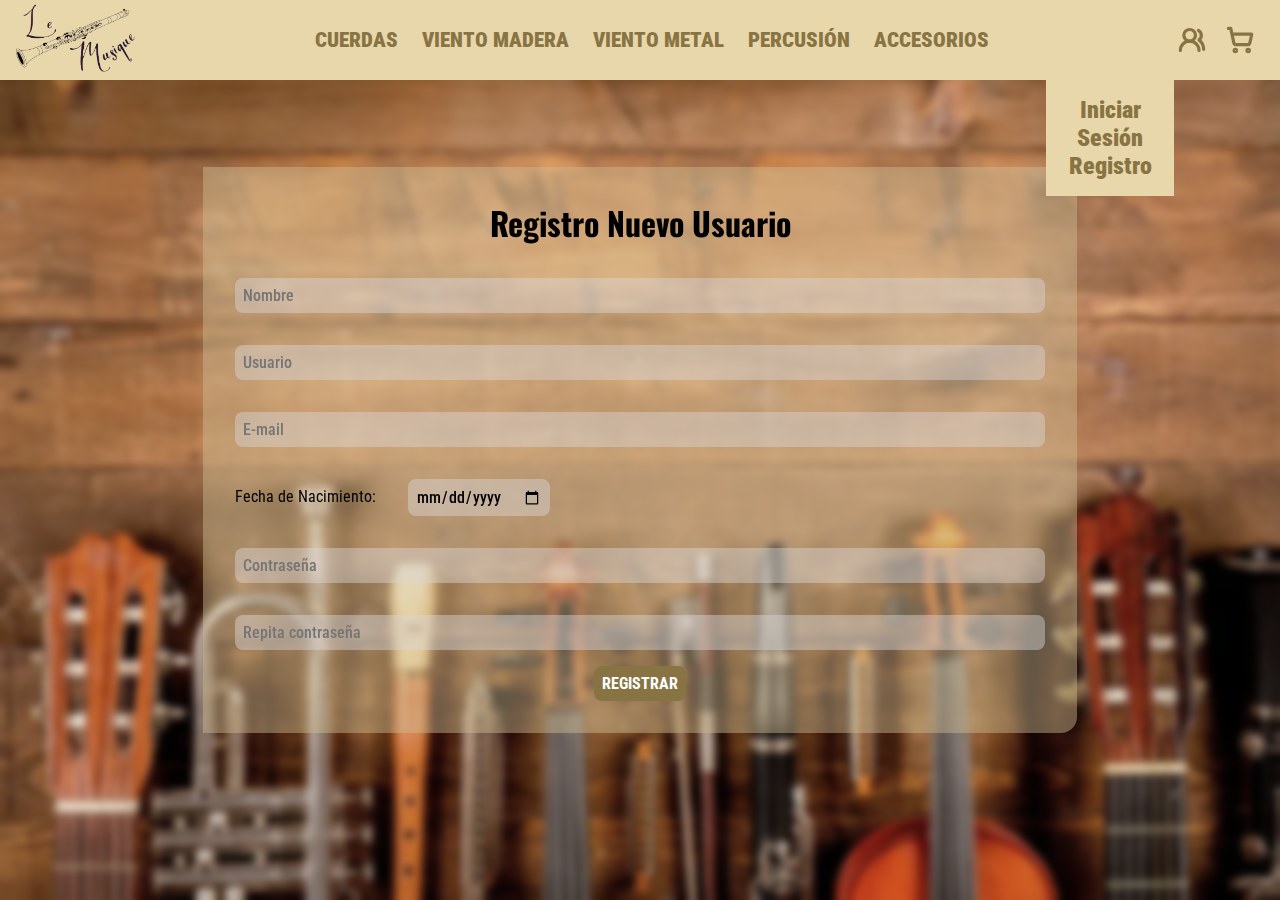
<file: register.html>
<!DOCTYPE html>
<html lang="en">

<head>
  <meta charset="UTF-8">
  <meta name="viewport" content="width=device-width, initial-scale=1.0">
  <title>Registro</title>
  <link rel="stylesheet" href="assets/css/register.css">
  <link rel="shortcut icon" href="assets/img/favicon.png" type="image/x-icon">
</head>

<body>
  <header id="nav">
    <picture>
      <a href="index.html">
        <img src="assets/img/Logo.png" alt="">
      </a>
    </picture>
    <nav id="nav_desktop">
      <a href="catalog.html">Cuerdas</a>
      <a href="catalog.html">Viento Madera</a>
      <a href="catalog.html">Viento Metal</a>
      <a href="catalog.html">Percusión</a>
      <a href="catalog.html">Accesorios</a>
    </nav>
    <div id="menus">
      <form id="user">
        <label for="btn_user">
          <svg xmlns="http://www.w3.org/2000/svg" width="28" height="28" viewBox="0 0 24 24" fill="none"
            stroke="#887443" stroke-width="2.75" stroke-linecap="round" stroke-linejoin="round"
            class="lucide lucide-users-round">
            <path d="M18 21a8 8 0 0 0-16 0" />
            <circle cx="10" cy="8" r="5" />
            <path d="M22 20c0-3.37-2-6.5-4-8a5 5 0 0 0-.45-8.3" />
          </svg>
        </label>
        <input type="checkbox" id="btn_user">
        <nav>
          <a href="login.html">Iniciar Sesión</a>
          <a href="register.html">Registro</a>
        </nav>
        <a id="carrito" href="cart.html">
          <svg xmlns="http://www.w3.org/2000/svg" width="28" height="28" viewBox="0 0 24 24" fill="none"
            stroke="#887443" stroke-width="2.75" stroke-linecap="round" stroke-linejoin="round"
            class="lucide lucide-shopping-cart">
            <circle cx="8" cy="21" r="1" />
            <circle cx="19" cy="21" r="1" />
            <path d="M2.05 2.05h2l2.66 12.42a2 2 0 0 0 2 1.58h9.78a2 2 0 0 0 1.95-1.57l1.65-7.43H5.12" />
          </svg>
        </a>
      </form>
      <form action="#" id="mobile_nav">
        <label for="menu">
          <svg xmlns="http://www.w3.org/2000/svg" width="36" height="36" viewBox="0 0 24 24" fill="none"
            stroke="#887443" stroke-width="3" stroke-linecap="round" stroke-linejoin="round" class="lucide lucide-menu">
            <line x1="4" x2="20" y1="12" y2="12" />
            <line x1="4" x2="20" y1="6" y2="6" />
            <line x1="4" x2="20" y1="18" y2="18" />
          </svg>
        </label>
        <input type="checkbox" id="menu">
        <nav>
          <a href="catalog.html">Cuerdas</a>
          <a href="catalog.html">Viento Madera</a>
          <a href="catalog.html">Viento Metal</a>
          <a href="catalog.html">Percusión</a>
          <a href="catalog.html">Accesorios</a>
        </nav>
      </form>
    </div>
  </header>
  <section>
    <article>
      <picture>
        <img src="assets/img/bg.webp" alt="">
      </picture>
      <form action="">
        <legend>Registro Nuevo Usuario</legend>
        <label for="nombre"></label>
        <input type="text" name="nombre" id="nombre" placeholder="Nombre" class="register" />
        <label for="usuario"></label>
        <input type="text" name="usuario" id="usuario" placeholder="Usuario" class="register" />
        <label for="email"></label>
        <input type="email" name="email" id="email" placeholder="E-mail" class="register" />
        <fieldset>
          <label for="age">Fecha de Nacimiento:</label>
          <input type="date" name="age" id="age" class="register" />
        </fieldset>
        <label for="new_password"></label>
        <input type="password" name="new_password" id="new_password" placeholder="Contraseña" class="register" />
        <label for="other_password"></label>
        <input type="password" name="other_password" id="other_password" placeholder="Repita contraseña"
          class="register" />
        <button type="button">Registrar</button>
      </form>
    </article>
  </section>
</body>

</html>
</file>
<file: assets/css/main.css>
@import url("helpers/var.css");
@import url("helpers/nav.css");
@import url("helpers/footer.css");

#hero {
    display: flex;
    width: 100vw;
    height: 90vh;
    background-color: brown;
    background: url(/assets/img/banner.jpg);
    background-size: cover;
    background-repeat: no-repeat;
    position: relative;

    & h1 {
        position: absolute;
        top: 8rem;
        left: 2rem;
        font-family: Beau Rivage;
        text-align: center;
        align-items: center;
        font-size: 5rem;
        font-weight: 400;
        color: var(--text-1);
    }
}

@media (max-width: 900px) {
    #hero {
        height: 40vh;

        & h1 {
            font-size: 2.3rem;
            top: 6.5rem;
            left: 2rem;
        }
    }
}

@media (max-width: 760px) {
    #hero {
        & h1 {
            display: none;
        }
    }
}

#info {
    display: flex;
    justify-content: space-evenly;


    & ul {
        display: flex;
        justify-content: center;
        gap: 2.5rem;
        flex-wrap: wrap;

        & li {
            display: flex;
            gap: 1rem;
            background-color: var(--bg-card);
            box-shadow: var(--box-shadow-card);
            border-radius: 15px;
            padding: 1.5rem;
            width: calc(100% / 4 - 2.5rem);

            & picture {
                justify-content: center;
                align-items: center;

                & svg {
                    justify-content: center;
                    align-items: center;
                }
            }

            & article {
                gap: 2rem;

                & h3 {
                    font-family: var(--title);
                    color: var(--primary);
                    font-weight: 700;
                }

                & p {
                    font-family: var(--text);
                    color: var(--primary);
                    font-weight: 500;
                }
            }
        }
    }
}

@media (max-width: 1510px) {
    #info {
        & ul {
            & li {
                width: calc(100% / 2 - 2.5rem);
            }
        }
    }
}

@media (max-width: 900px) {
    #info {
        justify-content: center;
        padding: none;

        & ul {
            flex-direction: column;

            & li {
                width: 60vw;
            }
        }
    }
}

@media (max-width: 540px) {
    #info {
        & ul {
            & li {
                width: 80vw;
            }
        }
    }
}

#about_us {
    background-image: url(/assets/img/about_us.png);

    display: flex;
    flex-wrap: wrap;
    justify-content: center;
    width: 100vw;
    padding: 2.5rem;
    gap: 1rem;
    box-shadow: var(--shadow-dark);
    align-items: center;

    & h2 {
        z-index: 1;
        flex: 1;
        padding: 2rem;
        font-weight: 900;
        font-family: var(--title);
        text-align: center;
        color: var(--text-dark);
        font-size: 2.5rem;

    }

    & p {
        z-index: 1;
        flex: 1;
        display: flex;
        padding: 2rem;
        flex-direction: column;
        justify-content: center;
        gap: 0.25rem;
        font-weight: 500;
        font-family: var(--text);
        color: var(--text-3);
        text-align: justify;
        font-size: 1.5rem;
    }

}

@media (max-width: 900px) {
    #about_us {
        flex-direction: column;

        & h2 {
            font-size: 2rem;
        }

        & p {
            text-align: center;
        }

    }
}

#product {
    display: flex;
    flex-direction: column;
    gap: 3rem;

    & h2 {
        font-weight: 900;
        font-family: var(--title);
        text-align: center;
        color: var(--primary);
        font-size: 3rem;
    }

    & ul {
        display: grid;
        grid-template-columns: repeat(3, 350px);
        grid-template-rows: repeat(2, 550px);
        gap: 5rem;

        & li {
            display: flex;
            flex-direction: column;
            align-items: center;
            justify-content: space-between;
            background: var(--bg-card);
            border-radius: 1.5rem;
            border: solid #eec493;
            padding: 1rem;
            gap: 1rem;
            list-style: none;

            & picture {
                width: calc(100% - 1rem);
                height: calc(70% - 1rem);

                & img {
                    width: 100%;
                    height: 100%;
                }
            }

            & article {
                display: flex;
                flex-direction: column;
                text-align: center;
                gap: 1rem;
                width: calc(100% - 1rem);

                & h3 {
                    font-weight: 900;
                    font-family: var(--title);
                    font-size: 1.5rem;
                }

                & p {
                    font-family: var(--text);
                    font-size: 1.2rem;
                    font-weight: 400;
                }
            }

            & button {
                background-color: var(--primary);
                color: var(--text-white);
                font-family: var(--text);
                font-weight: 800;
                font-size: 1rem;
                padding: .3rem;
                border-radius: .3rem;
            }
        }
    }
}

@media (max-width: 1300px) {
    #product {
        & ul {
            display: flex;

            justify-content: space-around;
            flex-wrap: wrap;
            gap: 1.5rem;
            padding: 1rem;

            & li {
                width: 350px;
                height: 550px;
            }
        }
    }
}

#contact {
    width: 100%;
    flex-wrap: wrap;
    display: flex;
    justify-content: center;
    gap: 2rem;

    & article {
        display: block;
        gap: 1rem;
        flex-direction: column;
        background: var(--bg-card);
        backdrop-filter: blur(4px);
        border-radius: 1rem;
        width: 50%;

        & h2 {
            font-weight: 900;
            font-family: var(--title);
            text-align: center;
            color: var(--primary);
            font-size: 2.5rem;
            margin: 3rem;

        }

        & form {
            padding: 2rem;
            gap: 2rem;
            justify-content: center;
            display: flex;
            align-items: center;
            flex-wrap: wrap;


            & .formulario {
                display: flex;
                font-weight: 500;
                background-color: var(--secondary);
                font-family: var(--text);
                color: var(--primary);
                text-align: justify;
                font-size: 1rem;
                border-radius: 0.5rem;
                padding: 0.5rem;
                gap: 1rem;
                width: calc(50% - 2rem);
            }

            & textarea {
                font-weight: 500;
                background-color: var(--secondary);
                font-family: var(--text);
                color: var(--primary);
                text-align: justify;
                font-size: 1rem;
                border-radius: 0.5rem;
                padding: 0.5rem;
                gap: 1rem;
                width: 100%;
                max-width: calc(100% - 2rem);
                margin: 1rem;
                resize: none;
            }

            & fieldset {
                display: flex;
                width: 100%;
                justify-content: center;
                align-items: center;

                & [type="radio"] {
                    display: none;
                }

                & [type="radio"]:checked+label {
                    color: var(--text-white);
                    background-color: var(--bg-link);
                }

                & legend {
                    font-weight: 900;
                    font-family: var(--title);
                    text-align: center;
                    color: var(--primary);
                    font-size: 2rem;
                    padding: 1rem;
                    gap: 1rem;
                }

                & label {
                    font-weight: 900;
                    font-family: var(--text);
                    color: var(--primary);
                    font-size: 1.5rem;
                    padding: .65rem 1.25rem;
                    gap: 1rem;
                    cursor: pointer;
                    border-radius: .35rem;
                }
            }

            & button {
                background-color: var(--primary);
                color: var(--text-white);
                font-family: var(--text);
                display: flex;
                width: fit-content;
                font-size: 1.2rem;
                padding: .65rem 1.25rem;
                border-radius: 0.25rem;
                font-weight: 900;
                border-radius: 0.5rem;
                text-transform: uppercase;
                margin: 1rem auto;
            }
        }
    }

    & picture {
        & img {
            width: 90%;
            border-radius: 2rem;
        }
    }
}


@media (max-width: 1460px) {
    #contact {
        padding: 0.5rem;
        margin: 2rem;

        & article {
            width: 100%;
        }

        & picture {
            display: none;
        }

    }
}
</file>
<file: assets/css/cart.css>
@import url("helpers/var.css");
@import url("helpers/nav.css");
@import url("helpers/footer.css");
</file>
<file: assets/css/product.css>
@import url("helpers/var.css");
@import url("helpers/nav.css");
@import url("helpers/footer.css");
</file>
<file: assets/css/login.css>
@import url("helpers/var.css");
@import url("helpers/nav.css");
@import url("helpers/footer.css");

body {
    background-image: url(/assets/img/bg.webp);
    background-size: cover;
    background-repeat: no-repeat;

}

#nav {
    background-color: var(--bg-nav-brown);
}

section {
    width: 100vw;
    min-height: 100vh;
    display: flex;
    justify-content: center;
    align-items: center;
    align-content: center;
    backdrop-filter: blur(4px) grayscale(30%);

    & article {
        display: flex;
        width: 60vw;
        height: 400px;
        justify-content: center;
        align-items: center;
        align-content: center;

        & picture {
            width: 60%;
            height: 100%;

            & img {
                width: 100%;
                height: 100%;
                border-radius: 1rem 0 0 1rem;
            }

        }

        & form {
            display: flex;
            flex-direction: column;
            background-color: rgba(204, 187, 145, 0.281);
            backdrop-filter: blur(4px);
            width: 40%;
            border-radius: 0 1rem 1rem 0;
            padding: 2rem;
            gap: 1rem;

            & h1 {
                font-weight: 900;
                font-family: var(--title);
                text-align: center;
                color: var(--text-dark);
                font-size: 2rem;
            }

            & p {
                font-family: var(--text);
                color: var(--text-3);
                font-size: 1.5rem;
                font-weight: 500;
                text-align: center;
            }

            & .login {
                display: flex;
                font-weight: 500;
                background-color: rgba(216, 213, 213, 0.459);
                font-family: var(--text);
                text-align: justify;
                font-size: 1rem;
                border-radius: 0.5rem;
                padding: 0.5rem;
            }

            & #olvidar {
                font-family: var(--text);
                font-size: .8rem;
                text-align: end;
            }

            & button {
                background-color: var(--primary);
                color: var(--text-white);
                font-family: var(--text);
                display: flex;
                width: fit-content;
                font-size: 1rem;
                padding: .5rem;
                border-radius: 0.25rem;
                font-weight: 700;
                border-radius: 0.5rem;
                text-transform: uppercase;
                margin: 0 auto;
            }

            & a {
                text-align: center;
                color: var(--text-dark);
                font-weight: 700;
            }

        }
    }
}

@media (max-width: 1366px) {
    section {
        & article {
            width: calc(100% - 2rem);

            & picture {
                display: none;
            }

            & form {
                width: 70%;
                background-color: rgba(204, 187, 145, 0.459);
            }
        }
    }
}
</file>
<file: assets/css/register.css>
@import url("helpers/var.css");
@import url("helpers/nav.css");
@import url("helpers/footer.css");

body {
    background-image: url(/assets/img/bg.webp);
    background-size: cover;
    background-repeat: no-repeat;

}

#nav {
    background-color: var(--bg-nav-brown);
}

section {
    width: 100vw;
    min-height: 100vh;
    display: flex;
    justify-content: center;
    align-items: center;
    align-content: center;
    backdrop-filter: blur(4px) grayscale(30%);

    & article {
        display: flex;
        width: 70vw;
        height: 565px;
        justify-content: center;
        align-items: center;
        align-content: center;

        & picture {
            width: 60%;
            height: 100%;

            & img {
                width: 100%;
                height: 100%;
                border-radius: 1rem 0 0 1rem;
            }

        }

        & form {
            display: flex;
            flex-direction: column;
            background-color: rgba(204, 187, 145, 0.281);
            backdrop-filter: blur(4px);
            width: 40%;
            border-radius: 0 1rem 1rem 0;
            padding: 2rem;
            gap: 1rem;

            & legend {
                font-weight: 900;
                font-family: var(--title);
                text-align: center;
                color: var(--text-dark);
                font-size: 2rem;
            }

            & p {
                font-family: var(--text);
                color: var(--text-3);
                font-size: 1.5rem;
                font-weight: 500;
                text-align: center;
            }

            & .register {
                display: flex;
                font-weight: 500;
                background-color: rgba(216, 213, 213, 0.459);
                font-family: var(--text);
                text-align: justify;
                font-size: 1rem;
                border-radius: 0.5rem;
                padding: 0.5rem;

            }

            & fieldset {
                display: flex;
                flex-direction: row;
                margin-top: 1rem;

                & label {
                    text-align: center;
                    margin: 0.5rem 2rem 0 0;
                    font-size: 1rem;
                }
            }

            & button {
                background-color: var(--primary);
                color: var(--text-white);
                font-family: var(--text);
                display: flex;
                width: fit-content;
                font-size: 1rem;
                padding: .5rem;
                border-radius: 0.25rem;
                font-weight: 700;
                border-radius: 0.5rem;
                text-transform: uppercase;
                margin: 0 auto;
            }
        }
    }
}

@media (max-width: 1366px) {

    section {
        & article {
            width: calc(100% - 2rem);

            & picture {
                display: none;
            }

            & form {
                width: 70%;
                background-color: rgba(204, 187, 145, 0.459);
            }
        }
    }


}

::selection {
    background: transparent;
}
</file>
